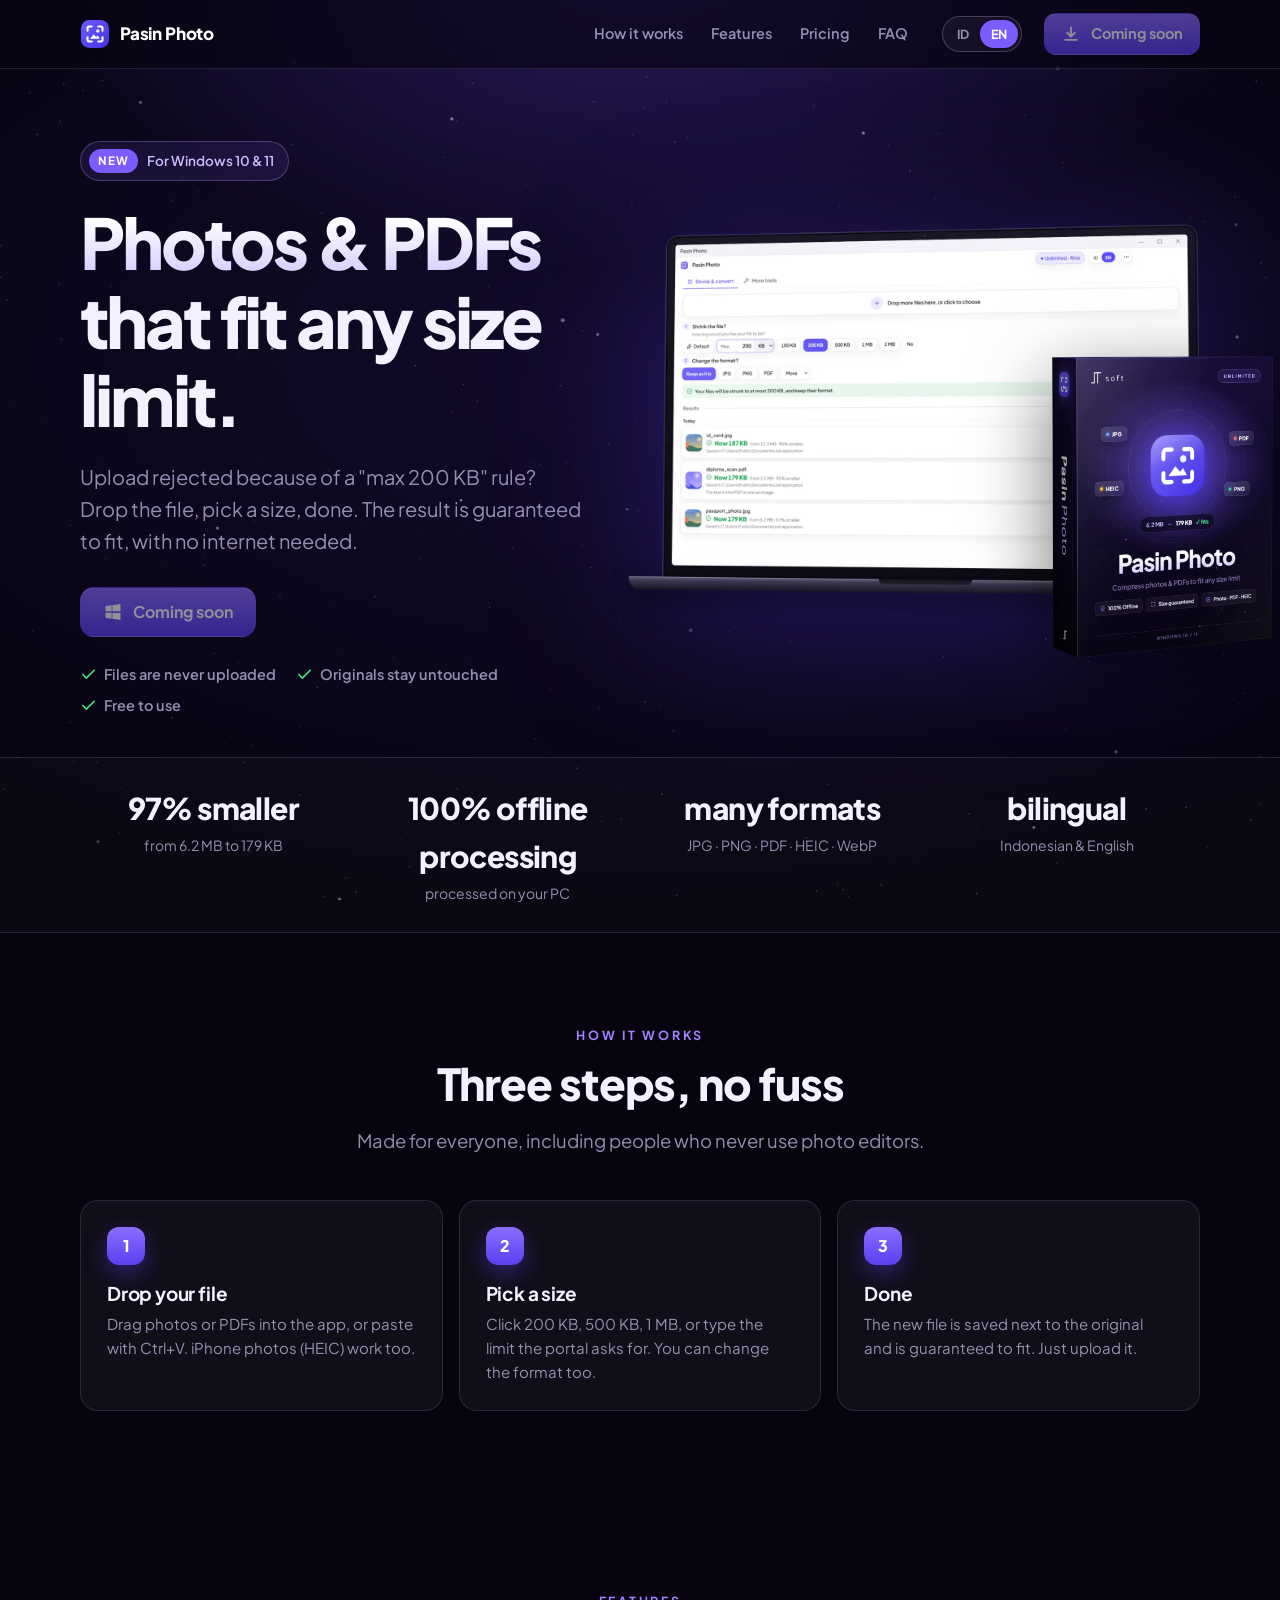
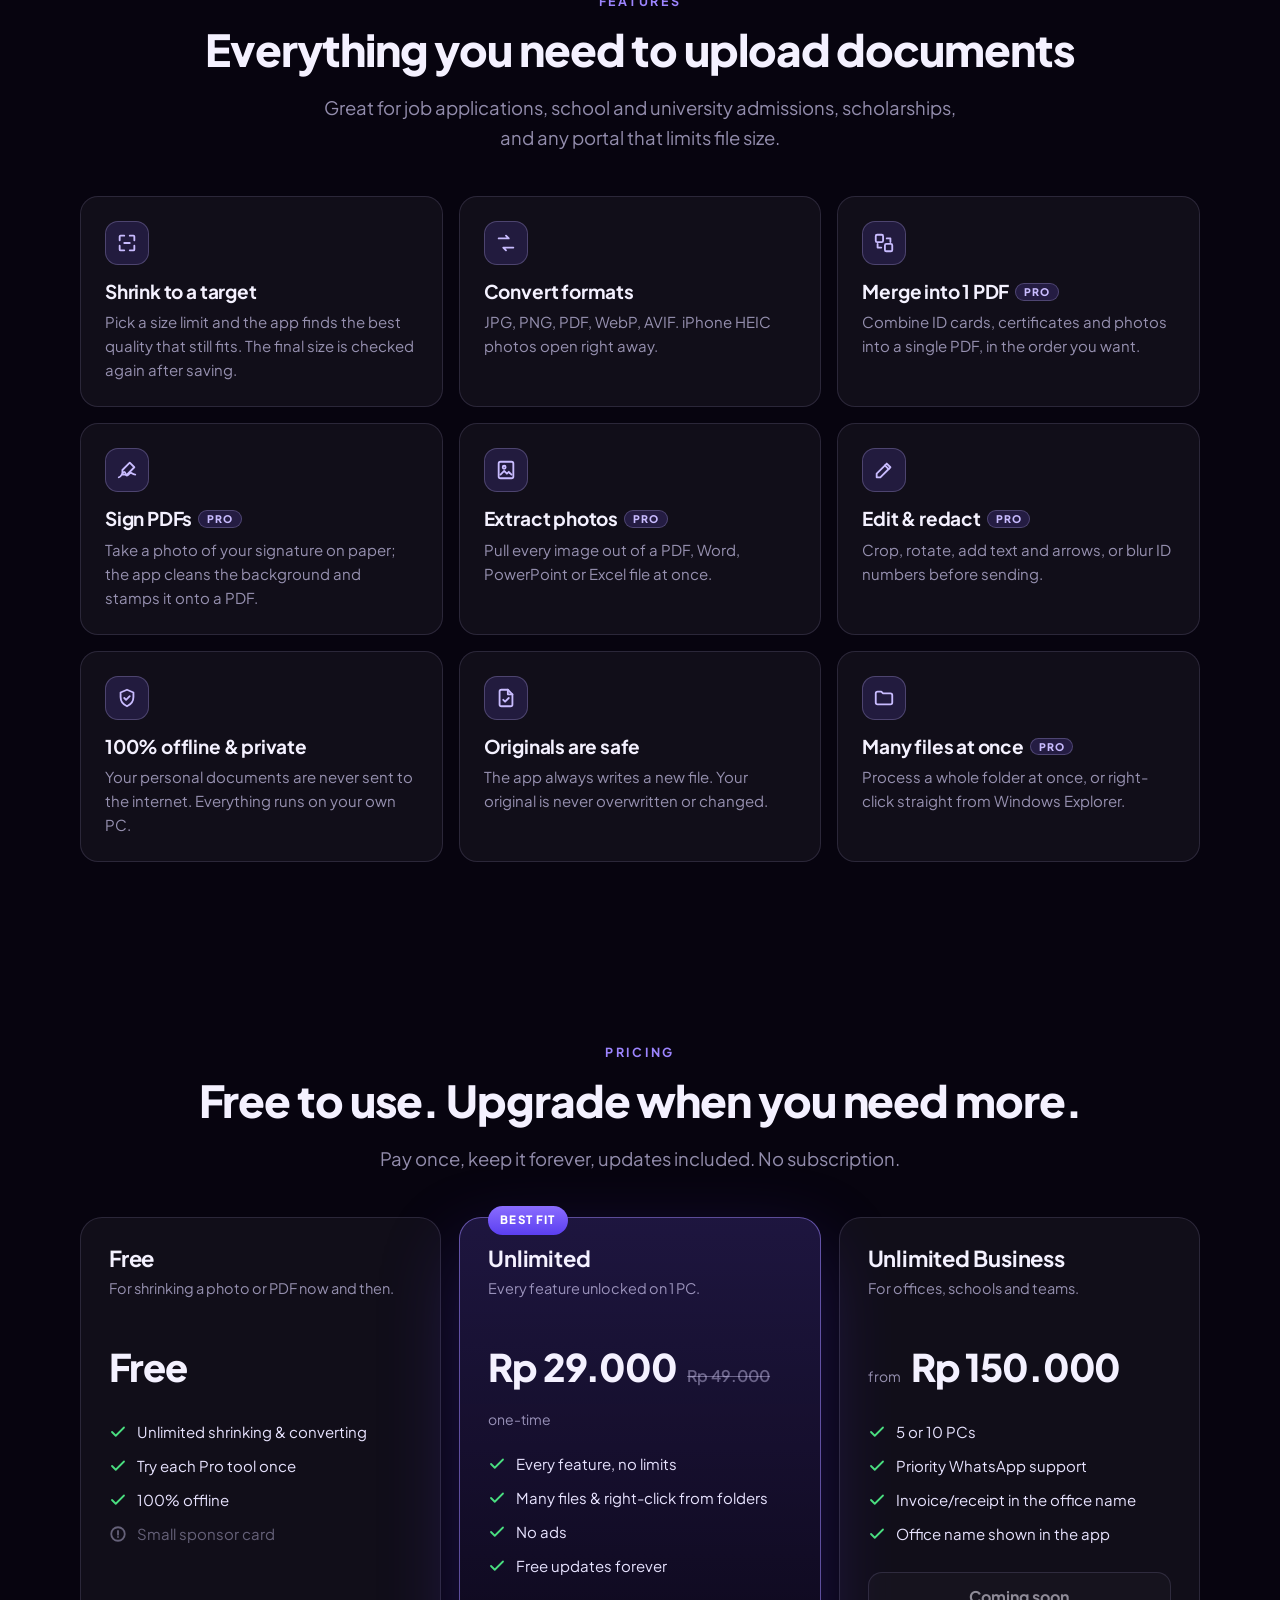
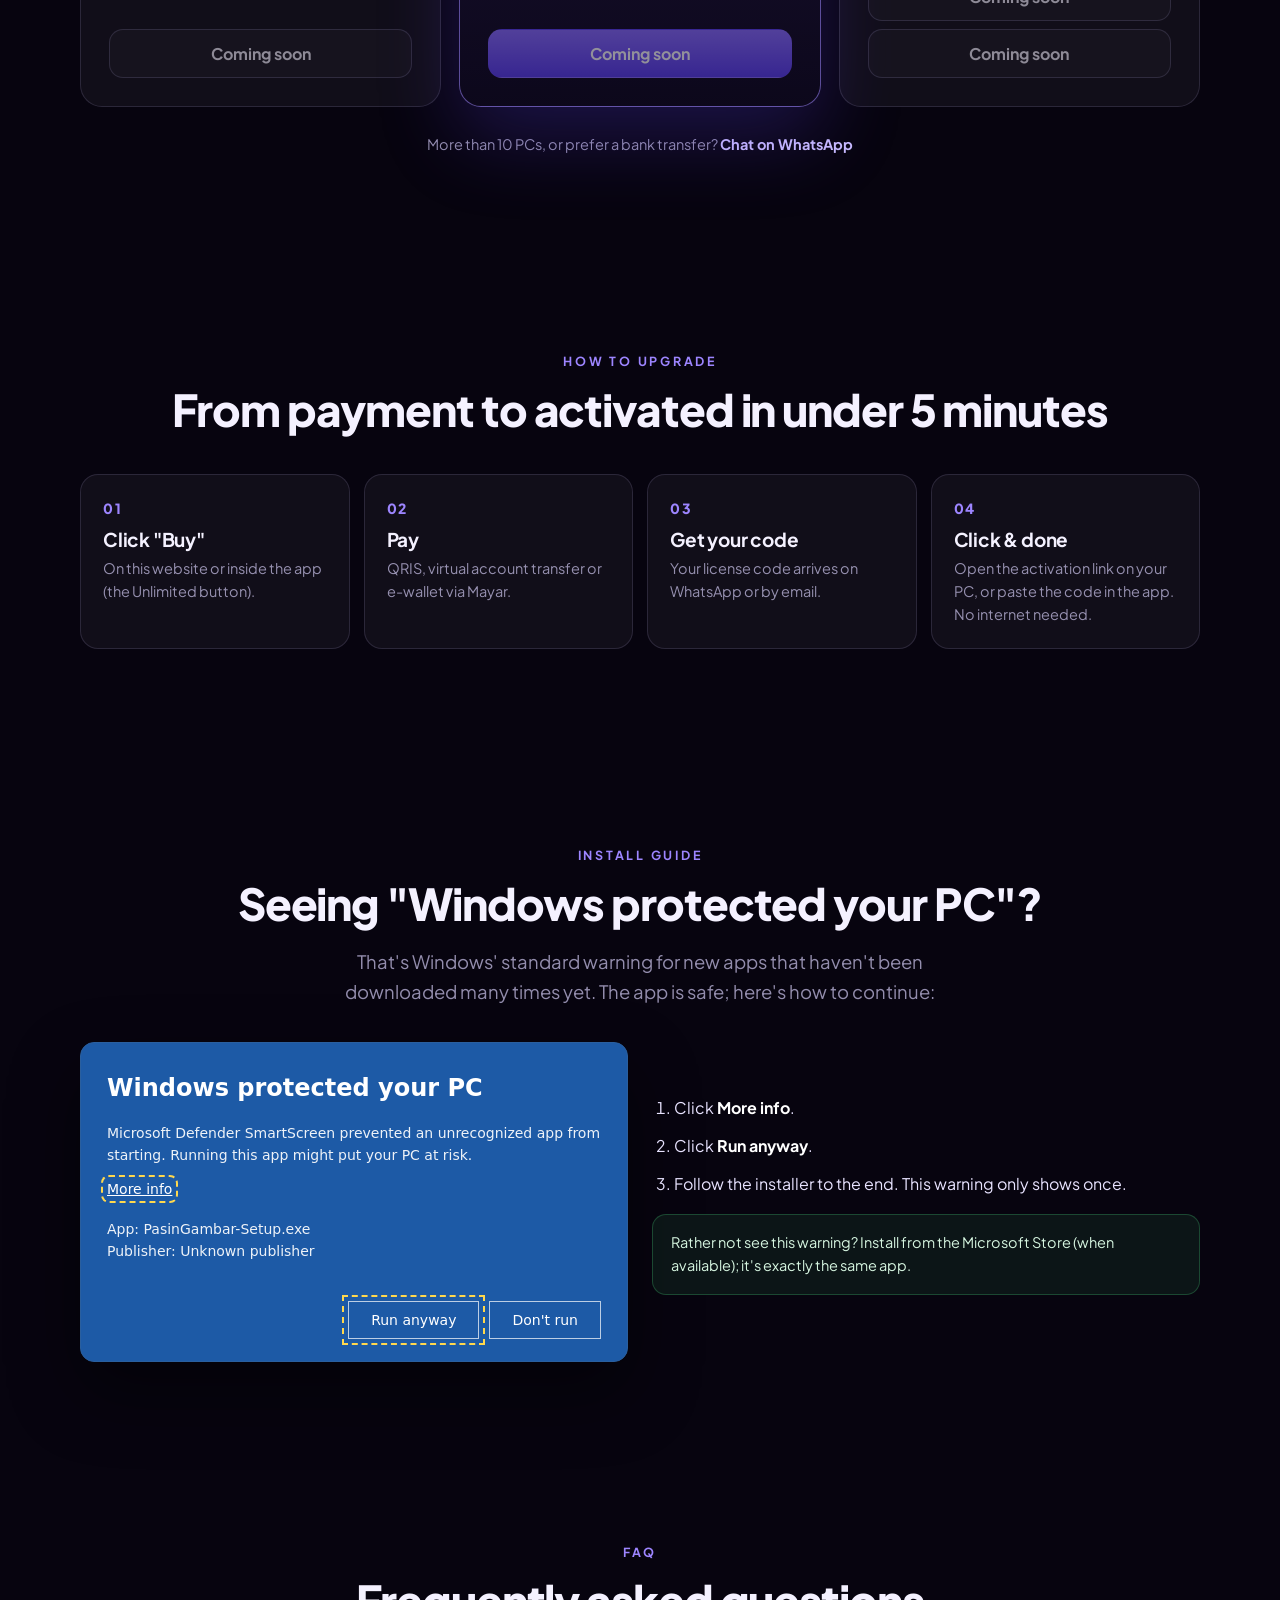
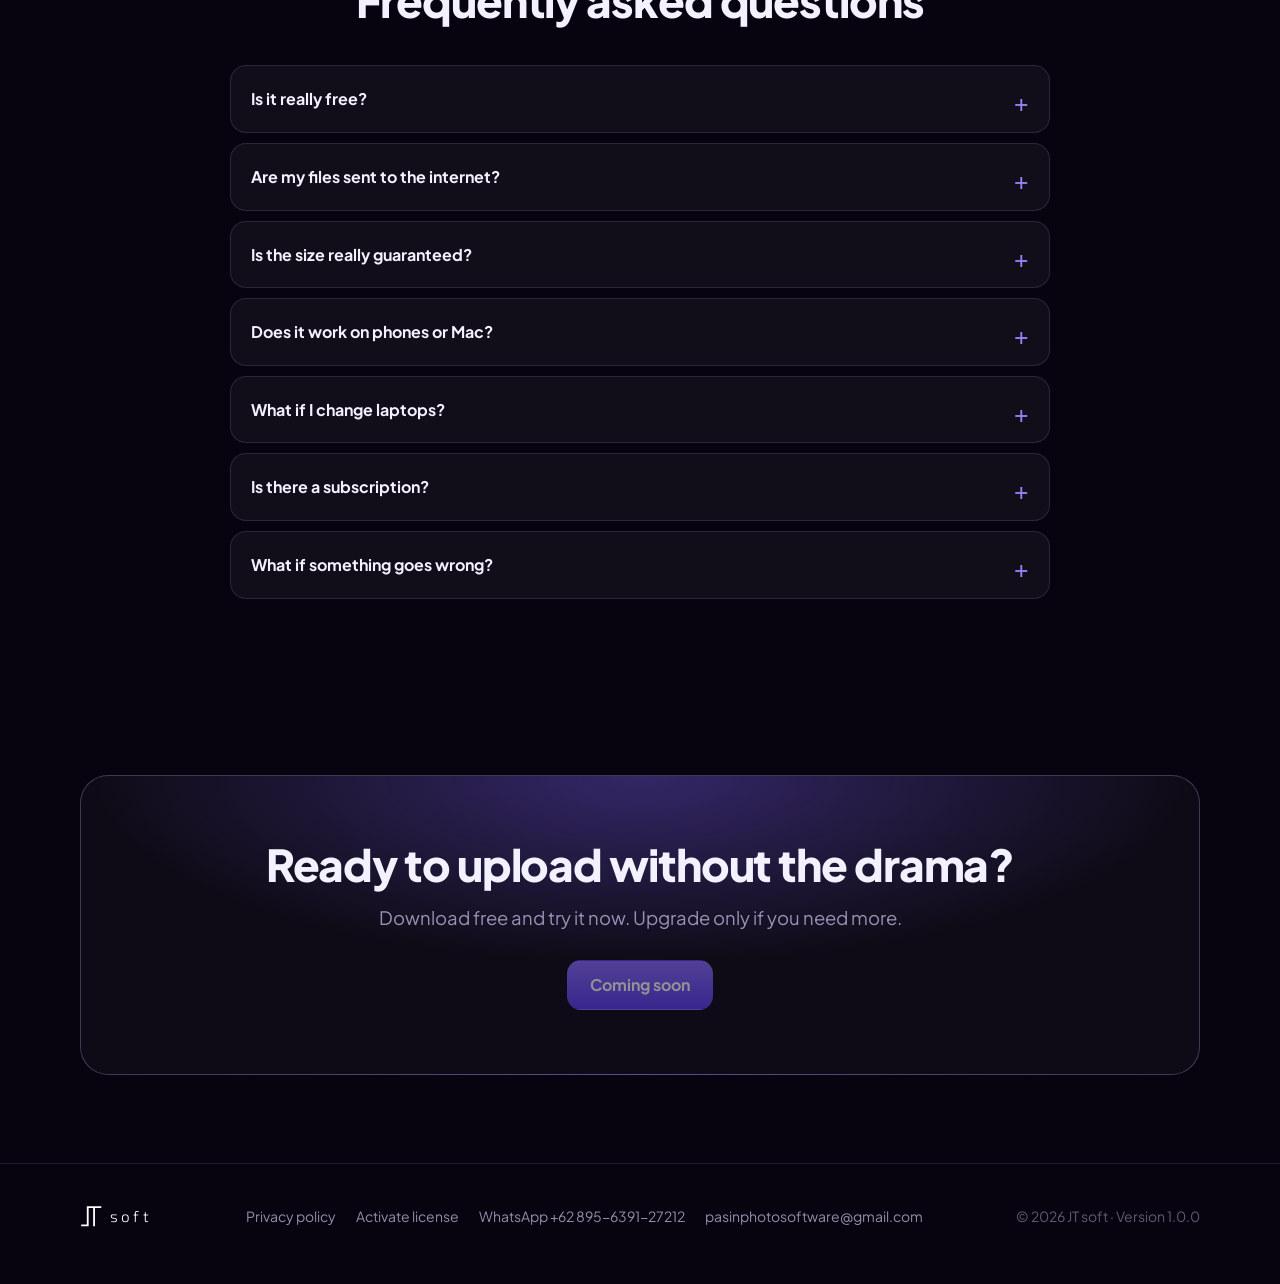
<file: index.html>
<!doctype html>
<html lang="id">
<head>
  <meta charset="utf-8" />
  <meta name="viewport" content="width=device-width, initial-scale=1" />
  <title data-title="meta.title">Pasin Gambar — Kompres foto &amp; PDF pas sesuai batas ukuran</title>
  <meta name="description" content="Aplikasi Windows untuk mengecilkan foto & PDF sampai pas dengan batas ukuran (misalnya 200 KB). 100% offline, file asli tidak diubah." />
  <meta name="theme-color" content="#07040f" />
  <meta property="og:type" content="website" />
  <meta property="og:title" content="Pasin Gambar — Foto & PDF pas sesuai batas ukuran" />
  <meta property="og:description" content="Kompres foto & PDF sampai pas dengan batas upload. 100% offline. Windows 10 & 11." />
  <meta property="og:image" content="assets/img/og-id.jpg" />
  <meta name="twitter:card" content="summary_large_image" />
  <link rel="icon" href="assets/img/logo.svg" type="image/svg+xml" />
  <link rel="apple-touch-icon" href="assets/img/apple-touch-icon.png" />
  <link rel="preconnect" href="https://fonts.googleapis.com" />
  <link rel="preconnect" href="https://fonts.gstatic.com" crossorigin />
  <link rel="stylesheet" href="https://fonts.googleapis.com/css2?family=Plus+Jakarta+Sans:wght@400;500;600;700;800&family=Exo+2:wght@300&display=swap" />
  <link rel="stylesheet" href="assets/site.css" />
</head>
<body data-page="home">
  <canvas id="stars" aria-hidden="true"></canvas>

  <header class="nav">
    <div class="wrap">
      <a class="brand" href="#top"><img src="assets/img/logo.svg" alt="" width="30" height="30" /><span data-i18n="brand">Pasin Gambar</span></a>
      <nav class="nav-links" aria-label="Menu">
        <a href="#cara" data-i18n="nav.how">Cara kerja</a>
        <a href="#fitur" data-i18n="nav.features">Fitur</a>
        <a href="#harga" data-i18n="nav.pricing">Harga</a>
        <a href="#faq" data-i18n="nav.faq">FAQ</a>
      </nav>
      <div class="lang" role="group" aria-label="Bahasa / Language">
        <button type="button" data-lang="id" aria-pressed="true">ID</button>
        <button type="button" data-lang="en" aria-pressed="false">EN</button>
      </div>
      <a class="btn btn-primary" data-link="download">
        <svg viewBox="0 0 24 24" fill="none" stroke="currentColor" stroke-width="2.2" stroke-linecap="round" stroke-linejoin="round"><path d="M12 4v11m0 0-4.5-4.5M12 15l4.5-4.5M5 19h14"/></svg>
        <span data-label><span data-i18n="nav.download">Download</span></span>
      </a>
    </div>
  </header>

  <main id="top">
    <!-- HERO -->
    <section class="hero">
      <div class="wrap hero-grid">
        <div>
          <div class="pill"><b>NEW</b><span data-i18n="hero.pill">Untuk Windows 10 &amp; 11</span></div>
          <h1><span class="grad" data-i18n="hero.title1">Foto &amp; PDF</span><br /><span data-i18n="hero.title2">pas sesuai batas ukuran.</span></h1>
          <p class="lead" data-i18n="hero.lead">Upload ditolak karena "file maksimal 200 KB"? Taruh filenya, pilih ukuran, selesai.</p>
          <div class="cta">
            <a class="btn btn-primary" data-link="download">
              <svg viewBox="0 0 24 24" fill="currentColor"><path d="M3 5.1 10.4 4v7.1H3zm0 13.8 7.4 1.1v-7H3zm8.3 1.2L21 21.5v-8.4h-9.7zm0-16.2v7.2H21V2.5z"/></svg>
              <span data-label data-i18n="cta.download">Download gratis</span>
            </a>
            <a class="btn btn-ghost" data-link="store">
              <svg viewBox="0 0 24 24" fill="none" stroke="currentColor" stroke-width="2" stroke-linecap="round" stroke-linejoin="round"><path d="M4 8h16l-1.2 11a2 2 0 0 1-2 1.8H7.2a2 2 0 0 1-2-1.8z"/><path d="M9 8V6a3 3 0 0 1 6 0v2"/></svg>
              <span data-label data-i18n="cta.store">Microsoft Store</span>
            </a>
          </div>
          <div class="trust">
            <span><svg viewBox="0 0 24 24"><path d="M20 6 9 17l-5-5"/></svg><span data-i18n="trust.offline">File tidak pernah diunggah</span></span>
            <span><svg viewBox="0 0 24 24"><path d="M20 6 9 17l-5-5"/></svg><span data-i18n="trust.original">File asli tidak diubah</span></span>
            <span><svg viewBox="0 0 24 24"><path d="M20 6 9 17l-5-5"/></svg><span data-i18n="trust.free">Gratis untuk dipakai</span></span>
          </div>
        </div>
        <div class="hero-art">
          <img class="laptop" src="assets/img/laptop-id.webp" data-src-id="assets/img/laptop-id.webp" data-src-en="assets/img/laptop-en.webp" alt="Pasin Gambar" data-i18n-alt="brand" width="1600" height="1008" />
          <img class="box" src="assets/img/box-id.webp" data-src-id="assets/img/box-id.webp" data-src-en="assets/img/box-en.webp" alt="" width="760" height="1038" />
        </div>
      </div>
    </section>

    <!-- PROOF STRIP -->
    <div class="strip">
      <div class="wrap">
        <div><b data-i18n="strip.1b">hemat 97%</b><span data-i18n="strip.1">dari 6,2 MB jadi 179 KB</span></div>
        <div><b data-i18n="strip.2b">100% offline</b><span data-i18n="strip.2">diproses di komputer Anda</span></div>
        <div><b data-i18n="strip.3b">banyak format</b><span data-i18n="strip.3">JPG · PNG · PDF · HEIC · WebP</span></div>
        <div><b data-i18n="strip.4b">dwibahasa</b><span data-i18n="strip.4">Bahasa Indonesia &amp; Inggris</span></div>
      </div>
    </div>

    <!-- HOW -->
    <section id="cara">
      <div class="wrap center">
        <span class="eyebrow" data-i18n="how.eyebrow">Cara kerja</span>
        <h2 data-i18n="how.title">Tiga langkah, tanpa ribet</h2>
        <p class="lead" data-i18n="how.lead"></p>
        <div class="steps" style="text-align:left">
          <div class="step"><div class="n">1</div><h3 data-i18n="how.1t"></h3><p data-i18n="how.1p"></p></div>
          <div class="step"><div class="n">2</div><h3 data-i18n="how.2t"></h3><p data-i18n="how.2p"></p></div>
          <div class="step"><div class="n">3</div><h3 data-i18n="how.3t"></h3><p data-i18n="how.3p"></p></div>
        </div>
      </div>
    </section>

    <!-- FEATURES -->
    <section id="fitur">
      <div class="wrap center">
        <span class="eyebrow" data-i18n="feat.eyebrow">Fitur</span>
        <h2 data-i18n="feat.title"></h2>
        <p class="lead" data-i18n="feat.lead"></p>
        <div class="features" style="text-align:left">
          <div class="feature"><div class="ic"><svg viewBox="0 0 24 24"><path d="M4 9V5a1 1 0 0 1 1-1h4M15 4h4a1 1 0 0 1 1 1v4M20 15v4a1 1 0 0 1-1 1h-4M9 20H5a1 1 0 0 1-1-1v-4"/><path d="M9 12h6"/></svg></div><h3 data-i18n="feat.1t"></h3><p data-i18n="feat.1p"></p></div>
          <div class="feature"><div class="ic"><svg viewBox="0 0 24 24"><path d="M4 7h11l-3-3M20 17H9l3 3"/></svg></div><h3 data-i18n="feat.2t"></h3><p data-i18n="feat.2p"></p></div>
          <div class="feature"><div class="ic"><svg viewBox="0 0 24 24"><rect x="3" y="3" width="8" height="8" rx="1.5"/><rect x="13" y="13" width="8" height="8" rx="1.5"/><path d="M15 7h4v4M9 17H5v-4"/></svg></div><h3><span data-i18n="feat.3t"></span><span class="tag">PRO</span></h3><p data-i18n="feat.3p"></p></div>
          <div class="feature"><div class="ic"><svg viewBox="0 0 24 24"><path d="M3 20c3 0 4-6 6-6s1 4 3 4 3-3 4-3 2 2 5 2"/><path d="M15 4l5 5-8 8H7v-5z"/></svg></div><h3><span data-i18n="feat.4t"></span><span class="tag">PRO</span></h3><p data-i18n="feat.4p"></p></div>
          <div class="feature"><div class="ic"><svg viewBox="0 0 24 24"><rect x="4" y="3" width="16" height="18" rx="2"/><circle cx="10" cy="9" r="1.6"/><path d="M6 17l4-4 3 3 2-2 3 3"/></svg></div><h3><span data-i18n="feat.5t"></span><span class="tag">PRO</span></h3><p data-i18n="feat.5p"></p></div>
          <div class="feature"><div class="ic"><svg viewBox="0 0 24 24"><path d="M4 20h4L19 9l-4-4L4 16z"/><path d="M13 7l4 4"/></svg></div><h3><span data-i18n="feat.6t"></span><span class="tag">PRO</span></h3><p data-i18n="feat.6p"></p></div>
          <div class="feature"><div class="ic"><svg viewBox="0 0 24 24"><path d="M12 3l7 3v5c0 4.5-3 8.3-7 10-4-1.7-7-5.5-7-10V6z"/><path d="M9 12l2 2 4-4"/></svg></div><h3 data-i18n="feat.7t"></h3><p data-i18n="feat.7p"></p></div>
          <div class="feature"><div class="ic"><svg viewBox="0 0 24 24"><path d="M14 3H7a2 2 0 0 0-2 2v14a2 2 0 0 0 2 2h10a2 2 0 0 0 2-2V8z"/><path d="M14 3v5h5M9 14l2 2 4-4"/></svg></div><h3 data-i18n="feat.8t"></h3><p data-i18n="feat.8p"></p></div>
          <div class="feature"><div class="ic"><svg viewBox="0 0 24 24"><path d="M3 7a2 2 0 0 1 2-2h4l2 2h8a2 2 0 0 1 2 2v8a2 2 0 0 1-2 2H5a2 2 0 0 1-2-2z"/></svg></div><h3><span data-i18n="feat.9t"></span><span class="tag">PRO</span></h3><p data-i18n="feat.9p"></p></div>
        </div>
      </div>
    </section>

    <!-- PRICING -->
    <section id="harga">
      <div class="wrap center">
        <span class="eyebrow" data-i18n="price.eyebrow">Harga</span>
        <h2 data-i18n="price.title"></h2>
        <p class="lead" data-i18n="price.lead"></p>
        <div class="plans" style="text-align:left">
          <div class="plan">
            <h3 data-i18n="plan.hemat">Hemat</h3>
            <p class="for" data-i18n="plan.hematFor"></p>
            <div class="price"><b data-i18n="plan.free">Gratis</b></div>
            <ul>
              <li><svg viewBox="0 0 24 24"><path d="M20 6 9 17l-5-5"/></svg><span data-i18n="li.compress"></span></li>
              <li><svg viewBox="0 0 24 24"><path d="M20 6 9 17l-5-5"/></svg><span data-i18n="li.try"></span></li>
              <li><svg viewBox="0 0 24 24"><path d="M20 6 9 17l-5-5"/></svg><span data-i18n="li.offline"></span></li>
              <li class="off"><svg viewBox="0 0 24 24"><path d="M12 8v5M12 16h.01"/><circle cx="12" cy="12" r="9"/></svg><span data-i18n="li.ads"></span></li>
            </ul>
            <a class="btn btn-ghost" data-link="download"><span data-label data-i18n="btn.download">Download gratis</span></a>
          </div>
          <div class="plan featured">
            <span class="badge" data-i18n="plan.popular">Paling pas</span>
            <h3 data-i18n="plan.unl">Unlimited</h3>
            <p class="for" data-i18n="plan.unlFor"></p>
            <div class="price"><b data-price="unlimited">Rp 29.000</b><s data-price="unlimitedFull" data-if-earlybird>Rp 49.000</s><small data-i18n="plan.once">sekali bayar</small></div>
            <ul>
              <li><svg viewBox="0 0 24 24"><path d="M20 6 9 17l-5-5"/></svg><span data-i18n="li.all"></span></li>
              <li><svg viewBox="0 0 24 24"><path d="M20 6 9 17l-5-5"/></svg><span data-i18n="li.batch"></span></li>
              <li><svg viewBox="0 0 24 24"><path d="M20 6 9 17l-5-5"/></svg><span data-i18n="li.noads"></span></li>
              <li><svg viewBox="0 0 24 24"><path d="M20 6 9 17l-5-5"/></svg><span data-i18n="li.updates"></span></li>
            </ul>
            <a class="btn btn-primary" data-link="mayar-unlimited"><span data-label data-i18n="btn.buy">Beli Unlimited</span></a>
          </div>
          <div class="plan">
            <h3 data-i18n="plan.bis">Unlimited Bisnis</h3>
            <p class="for" data-i18n="plan.bisFor"></p>
            <div class="price"><small data-i18n="plan.from">mulai</small><b data-price="bisnis5">Rp 150.000</b></div>
            <ul>
              <li><svg viewBox="0 0 24 24"><path d="M20 6 9 17l-5-5"/></svg><span data-i18n="li.seats"></span></li>
              <li><svg viewBox="0 0 24 24"><path d="M20 6 9 17l-5-5"/></svg><span data-i18n="li.priority"></span></li>
              <li><svg viewBox="0 0 24 24"><path d="M20 6 9 17l-5-5"/></svg><span data-i18n="li.invoice"></span></li>
              <li><svg viewBox="0 0 24 24"><path d="M20 6 9 17l-5-5"/></svg><span data-i18n="li.org"></span></li>
            </ul>
            <div class="alt">
              <a class="btn btn-ghost" data-link="mayar-bisnis5"><span data-label><span data-i18n="btn.bis5">Bisnis 5 komputer</span> · <span data-price="bisnis5"></span></span></a>
              <a class="btn btn-ghost" data-link="mayar-bisnis10"><span data-label><span data-i18n="btn.bis10">Bisnis 10 komputer</span> · <span data-price="bisnis10"></span></span></a>
            </div>
          </div>
        </div>
        <p class="note" data-if-wa><span data-i18n="price.note"></span> <a data-link="wa" target="_blank" rel="noopener" data-i18n="price.noteWa">Chat WhatsApp</a></p>
      </div>
    </section>

    <!-- BUY FLOW -->
    <section id="beli">
      <div class="wrap center">
        <span class="eyebrow" data-i18n="buy.eyebrow"></span>
        <h2 data-i18n="buy.title"></h2>
        <ol class="flow" style="text-align:left">
          <li><h3 data-i18n="buy.1t"></h3><p data-i18n="buy.1p"></p></li>
          <li><h3 data-i18n="buy.2t"></h3><p data-i18n="buy.2p"></p></li>
          <li><h3 data-i18n="buy.3t"></h3><p data-i18n="buy.3p"></p></li>
          <li><h3 data-i18n="buy.4t"></h3><p data-i18n="buy.4p"></p></li>
        </ol>
      </div>
    </section>

    <!-- SMARTSCREEN -->
    <section id="install">
      <div class="wrap">
        <div class="center">
          <span class="eyebrow" data-i18n="ss.eyebrow"></span>
          <h2 data-i18n="ss.title"></h2>
          <p class="lead" data-i18n="ss.lead"></p>
        </div>
        <div class="guide">
          <div class="ss" aria-hidden="true">
            <div class="top">
              <h4>Windows protected your PC</h4>
              <p>Microsoft Defender SmartScreen prevented an unrecognized app from starting. Running this app might put your PC at risk.</p>
              <span class="more">More info</span>
              <p style="margin-top:16px">App: PasinGambar-Setup.exe<br />Publisher: Unknown publisher</p>
            </div>
            <div class="bar"><span class="run">Run anyway</span><span>Don't run</span></div>
          </div>
          <div>
            <ol>
              <li data-i18n-html="ss.1"></li>
              <li data-i18n-html="ss.2"></li>
              <li data-i18n="ss.3"></li>
            </ol>
            <p class="tip" data-i18n="ss.tip"></p>
          </div>
        </div>
      </div>
    </section>

    <!-- FAQ -->
    <section id="faq">
      <div class="wrap center">
        <span class="eyebrow" data-i18n="faq.eyebrow">FAQ</span>
        <h2 data-i18n="faq.title"></h2>
        <div class="faq" style="text-align:left">
          <details><summary data-i18n="faq.1q"></summary><p data-i18n="faq.1a"></p></details>
          <details><summary data-i18n="faq.2q"></summary><p data-i18n="faq.2a"></p></details>
          <details><summary data-i18n="faq.3q"></summary><p data-i18n="faq.3a"></p></details>
          <details><summary data-i18n="faq.4q"></summary><p data-i18n="faq.4a"></p></details>
          <details><summary data-i18n="faq.5q"></summary><p data-i18n="faq.5a"></p></details>
          <details><summary data-i18n="faq.6q"></summary><p data-i18n="faq.6a"></p></details>
          <details><summary data-i18n="faq.7q"></summary><p data-i18n="faq.7a"></p></details>
        </div>
      </div>
    </section>

    <!-- FINAL CTA -->
    <section class="final">
      <div class="wrap">
        <div class="card">
          <h2 data-i18n="final.title"></h2>
          <p class="lead" style="margin:14px auto 0" data-i18n="final.lead"></p>
          <div class="cta">
            <a class="btn btn-primary" data-link="download"><span data-label data-i18n="cta.download">Download gratis</span></a>
            <a class="btn btn-ghost" data-link="store"><span data-label data-i18n="cta.store">Microsoft Store</span></a>
          </div>
        </div>
      </div>
    </section>
  </main>

  <footer>
    <div class="wrap">
      <div class="jt" aria-label="JT soft"><svg viewBox="4 4 32 32"><path d="M15 7H33M15 7V33H7M24 7V33"/></svg><span>soft</span></div>
      <nav>
        <a href="privacy.html" data-i18n="foot.privacy">Kebijakan privasi</a>
        <a href="activate.html" data-i18n="foot.activate">Aktivasi lisensi</a>
        <a data-link="wa" data-wa-label target="_blank" rel="noopener">WhatsApp</a>
        <a data-link="email"></a>
      </nav>
      <div>© <span data-year>2026</span> JT soft · <span data-i18n="foot.version">Versi</span> <span data-version></span></div>
    </div>
  </footer>

  <script src="assets/config.js"></script>
  <script src="assets/site.js"></script>
</body>
</html>
</file>
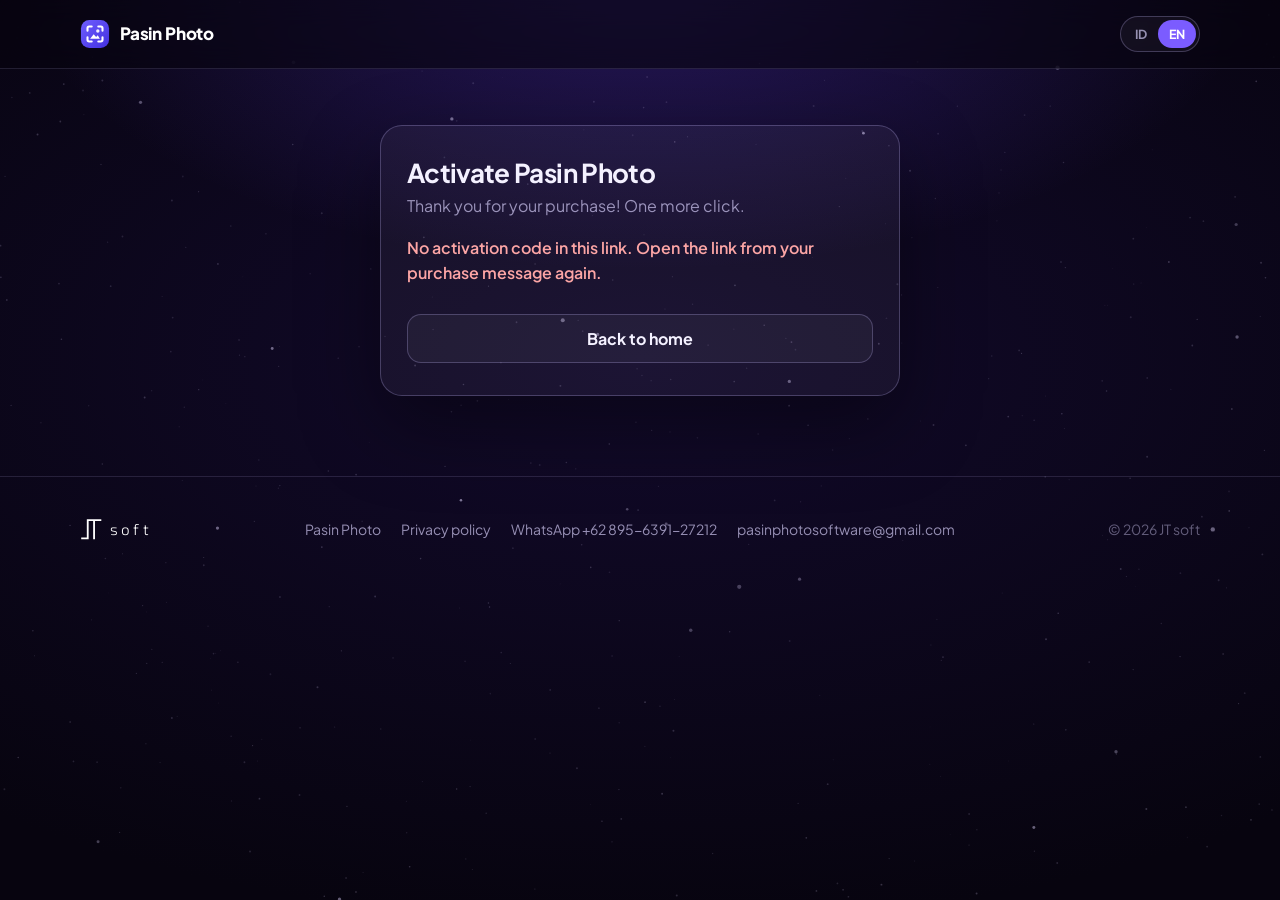
<file: activate.html>
<!doctype html>
<html lang="id">
<head>
  <meta charset="utf-8" />
  <meta name="viewport" content="width=device-width, initial-scale=1" />
  <!-- The license key travels in the URL fragment (#k=...), which browsers never send to any server. -->
  <meta name="referrer" content="no-referrer" />
  <meta name="robots" content="noindex" />
  <title data-title="ac.title">Aktifkan Pasin Gambar</title>
  <meta name="theme-color" content="#07040f" />
  <link rel="icon" href="assets/img/logo.svg" type="image/svg+xml" />
  <link rel="preconnect" href="https://fonts.googleapis.com" />
  <link rel="preconnect" href="https://fonts.gstatic.com" crossorigin />
  <link rel="stylesheet" href="https://fonts.googleapis.com/css2?family=Plus+Jakarta+Sans:wght@400;500;600;700;800&family=Exo+2:wght@300&display=swap" />
  <link rel="stylesheet" href="assets/site.css" />
</head>
<body data-page="activate">
  <canvas id="stars" aria-hidden="true"></canvas>
  <header class="nav">
    <div class="wrap">
      <a class="brand" href="index.html"><img src="assets/img/logo.svg" alt="" width="30" height="30" /><span data-i18n="brand">Pasin Gambar</span></a>
      <div class="lang" role="group" aria-label="Bahasa / Language" style="margin-left:auto">
        <button type="button" data-lang="id" aria-pressed="true">ID</button>
        <button type="button" data-lang="en" aria-pressed="false">EN</button>
      </div>
    </div>
  </header>
  <main class="page">
    <div class="wrap">
      <div class="panel">
        <h1 data-i18n="ac.title">Aktifkan Pasin Gambar</h1>
        <p style="color:var(--muted);margin:0" data-i18n="ac.lead"></p>
        <div id="ok">
          <a id="open" class="btn btn-primary" data-i18n="ac.open">Buka aplikasi &amp; aktifkan</a>
          <button id="copy" type="button" class="btn btn-ghost" data-i18n="ac.copy">Salin kode</button>
          <code id="key"></code>
          <ol>
            <li data-i18n="ac.s1"></li>
            <li data-i18n="ac.s2"></li>
            <li data-i18n="ac.s3"></li>
          </ol>
        </div>
        <div id="missing" hidden>
          <p class="error" data-i18n="ac.missing"></p>
          <a class="btn btn-ghost" href="index.html" data-i18n="ac.back">Kembali ke beranda</a>
        </div>
      </div>
    </div>
  </main>
  <footer>
    <div class="wrap">
      <div class="jt" aria-label="JT soft"><svg viewBox="4 4 32 32"><path d="M15 7H33M15 7V33H7M24 7V33"/></svg><span>soft</span></div>
      <nav><a href="index.html" data-i18n="brand">Pasin Gambar</a><a href="privacy.html" data-i18n="foot.privacy">Kebijakan privasi</a><a data-link="wa" data-wa-label target="_blank" rel="noopener">WhatsApp</a><a data-link="email"></a></nav>
      <div>&copy; <span data-year>2026</span> JT soft</div>
    </div>
  </footer>
  <script src="assets/config.js"></script>
  <script src="assets/site.js"></script>
  <script>
    ;(function () {
      'use strict'
      var site = window.__site
      // Only key-shaped text from the fragment is accepted.
      function keyFromHash() {
        var params = new URLSearchParams(location.hash.replace(/^#/, ''))
        var k = (params.get('k') || '').replace(/\s/g, '')
        return /^[A-Za-z0-9]+1\.[A-Za-z0-9_-]+\.[A-Za-z0-9_-]+$/.test(k) && k.length <= 4096 ? k : ''
      }
      var key = keyFromHash()
      if (!key) {
        document.getElementById('ok').hidden = true
        document.getElementById('missing').hidden = false
        return
      }
      document.getElementById('key').textContent = key
      var open = document.getElementById('open')
      var scheme = (window.SITE || {}).protocol
      if (site.set(scheme)) open.href = scheme + '://activate?k=' + encodeURIComponent(key)
      else open.hidden = true // not configured yet: copy/paste still works
      var btn = document.getElementById('copy')
      btn.addEventListener('click', function () {
        function done() { btn.textContent = site.T[site.lang()]['ac.copied'] }
        function legacy() {
          var range = document.createRange()
          range.selectNodeContents(document.getElementById('key'))
          var sel = window.getSelection()
          sel.removeAllRanges(); sel.addRange(range)
          document.execCommand('copy'); done()
        }
        if (navigator.clipboard && navigator.clipboard.writeText) navigator.clipboard.writeText(key).then(done, legacy)
        else legacy()
      })
    })()
  </script>
</body>
</html>
</file>
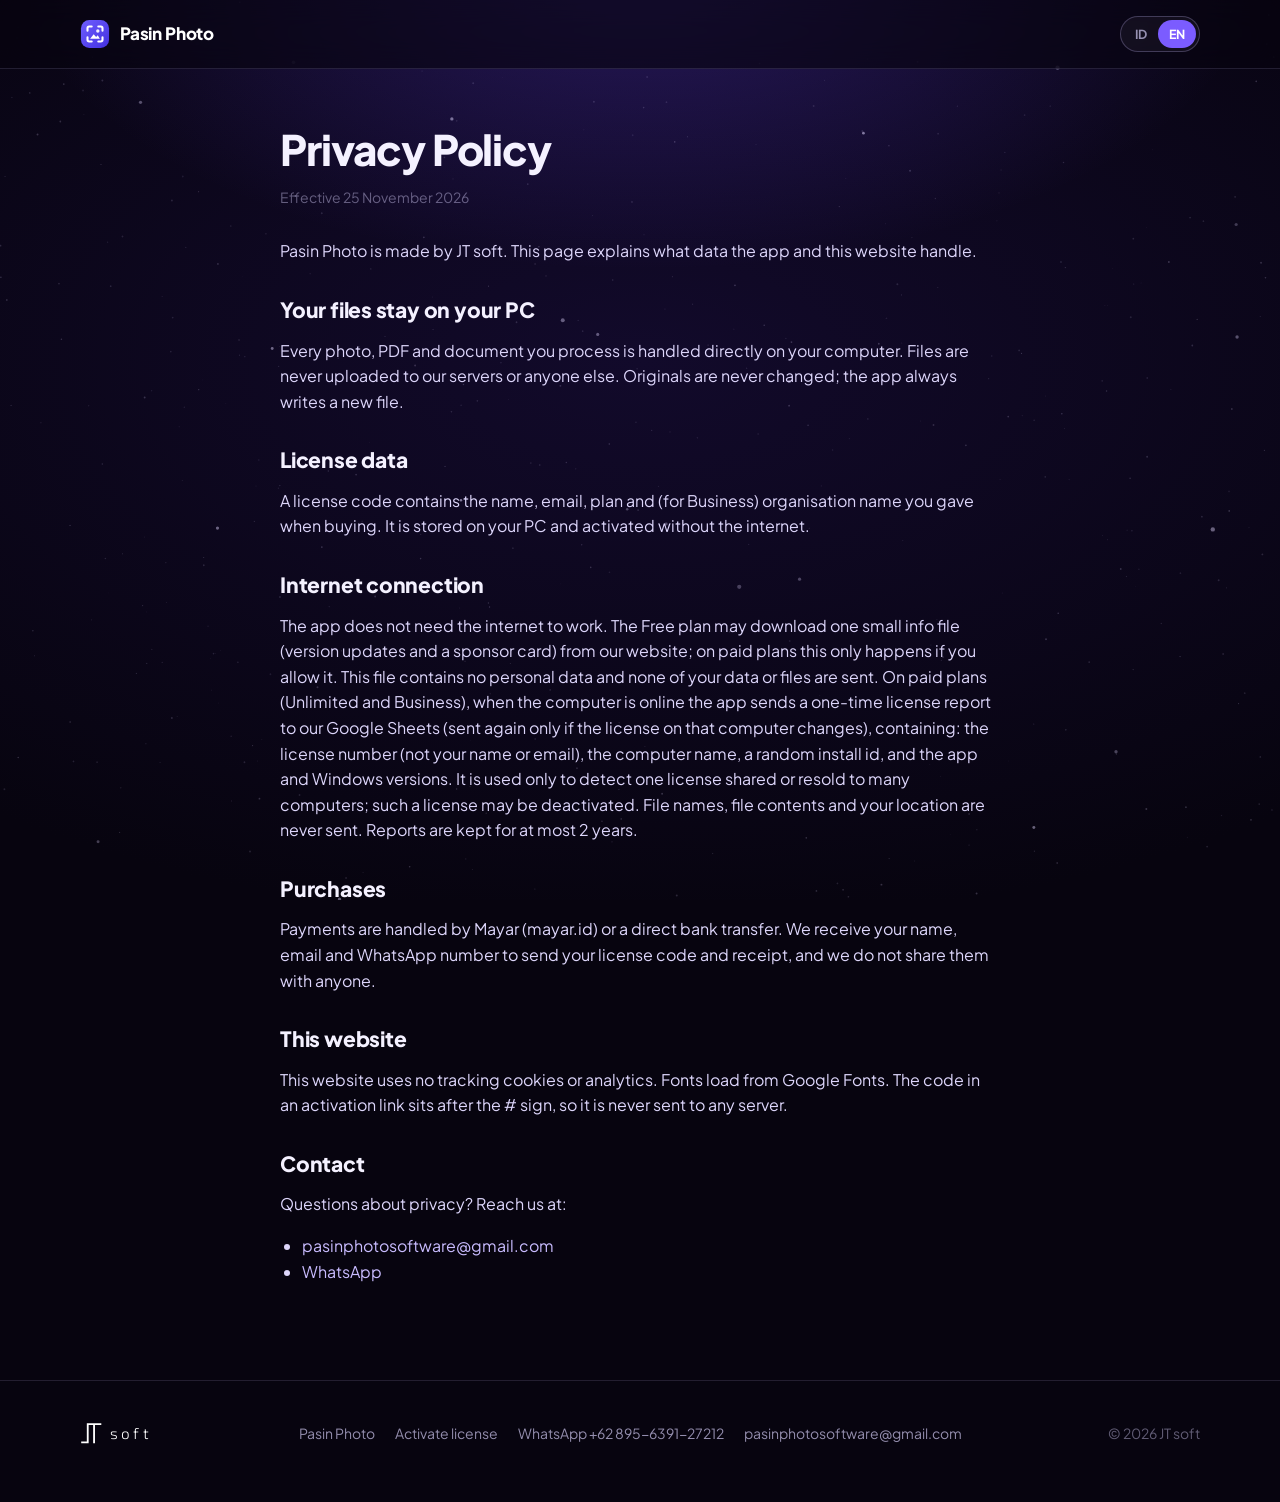
<file: privacy.html>
<!doctype html>
<html lang="id">
<head>
  <meta charset="utf-8" />
  <meta name="viewport" content="width=device-width, initial-scale=1" />
  <title data-title="pv.title">Kebijakan Privasi — Pasin Gambar</title>
  <meta name="description" content="Kebijakan privasi Pasin Gambar oleh JT soft." />
  <meta name="theme-color" content="#07040f" />
  <link rel="icon" href="assets/img/logo.svg" type="image/svg+xml" />
  <link rel="preconnect" href="https://fonts.googleapis.com" />
  <link rel="preconnect" href="https://fonts.gstatic.com" crossorigin />
  <link rel="stylesheet" href="https://fonts.googleapis.com/css2?family=Plus+Jakarta+Sans:wght@400;500;600;700;800&family=Exo+2:wght@300&display=swap" />
  <link rel="stylesheet" href="assets/site.css" />
</head>
<body data-page="privacy">
  <canvas id="stars" aria-hidden="true"></canvas>
  <header class="nav">
    <div class="wrap">
      <a class="brand" href="index.html"><img src="assets/img/logo.svg" alt="" width="30" height="30" /><span data-i18n="brand">Pasin Gambar</span></a>
      <div class="lang" role="group" aria-label="Bahasa / Language" style="margin-left:auto">
        <button type="button" data-lang="id" aria-pressed="true">ID</button>
        <button type="button" data-lang="en" aria-pressed="false">EN</button>
      </div>
    </div>
  </header>
  <main class="page">
    <article class="wrap doc">
      <h1 data-i18n="pv.title">Kebijakan Privasi</h1>
      <p class="date" data-i18n="pv.date"></p>
      <p data-i18n="pv.intro"></p>
      <h2 data-i18n="pv.h1"></h2><p data-i18n="pv.p1"></p>
      <h2 data-i18n="pv.h2"></h2><p data-i18n="pv.p2"></p>
      <h2 data-i18n="pv.h3"></h2><p data-i18n="pv.p3"></p>
      <h2 data-i18n="pv.h4"></h2><p data-i18n="pv.p4"></p>
      <h2 data-i18n="pv.h5"></h2><p data-i18n="pv.p5"></p>
      <h2 data-i18n="pv.h6"></h2>
      <p><span data-i18n="pv.p6"></span></p>
      <ul>
        <li><a data-link="email"></a></li>
        <li><a data-link="wa" target="_blank" rel="noopener">WhatsApp</a></li>
      </ul>
    </article>
  </main>
  <footer>
    <div class="wrap">
      <div class="jt" aria-label="JT soft"><svg viewBox="4 4 32 32"><path d="M15 7H33M15 7V33H7M24 7V33"/></svg><span>soft</span></div>
      <nav><a href="index.html" data-i18n="brand">Pasin Gambar</a><a href="activate.html" data-i18n="foot.activate">Aktivasi lisensi</a><a data-link="wa" data-wa-label target="_blank" rel="noopener">WhatsApp</a><a data-link="email"></a></nav>
      <div>© <span data-year>2026</span> JT soft</div>
    </div>
  </footer>
  <script src="assets/config.js"></script>
  <script src="assets/site.js"></script>
</body>
</html>
</file>
<file: assets/site.css>
/* Pasin Gambar website — JT soft. Self-contained except Google Fonts. */
:root {
  --bg: #07040f;
  --bg-2: #0d0720;
  --surface: rgba(255, 255, 255, 0.045);
  --surface-2: rgba(255, 255, 255, 0.075);
  --line: rgba(201, 188, 255, 0.14);
  --line-2: rgba(201, 188, 255, 0.26);
  --text: #f4f1ff;
  --muted: rgba(220, 212, 255, 0.66);
  --faint: rgba(220, 212, 255, 0.42);
  --violet: #7b5cff;
  --violet-hi: #9d85ff;
  --lilac: #c9bcff;
  --ok: #4ade80;
  --radius: 18px;
  --max: 1160px;
  --font: 'Plus Jakarta Sans', 'Segoe UI', system-ui, sans-serif;
}

* { box-sizing: border-box; }
html { scroll-behavior: smooth; -webkit-text-size-adjust: 100%; }
body {
  margin: 0; font-family: var(--font); color: var(--text); background: var(--bg); line-height: 1.6; font-size: 16px;
  -webkit-font-smoothing: antialiased; overflow-x: hidden;
}
body::before {
  content: ''; position: fixed; inset: 0; z-index: -2; pointer-events: none;
  background:
    radial-gradient(ellipse 70% 50% at 50% -5%, rgba(108, 70, 255, 0.30), transparent 70%),
    radial-gradient(ellipse 120% 90% at 50% 40%, #120a2b 0%, var(--bg) 70%);
}
#stars { position: fixed; inset: 0; z-index: -1; pointer-events: none; opacity: 0.9; }
img { max-width: 100%; height: auto; display: block; }
a { color: var(--lilac); text-decoration: none; }
a:hover { color: #fff; }
.wrap { width: 100%; max-width: var(--max); margin: 0 auto; padding: 0 20px; }
section { padding: 88px 0; }
.eyebrow { display: inline-block; font-size: 12.5px; font-weight: 700; letter-spacing: 0.22em; text-transform: uppercase; color: var(--violet-hi); margin-bottom: 14px; }
h1, h2, h3 { line-height: 1.12; letter-spacing: -0.025em; margin: 0; }
h2 { font-size: clamp(28px, 4.2vw, 44px); font-weight: 800; }
h3 { font-size: 19px; font-weight: 700; letter-spacing: -0.01em; }
.lead { color: var(--muted); font-size: clamp(16px, 1.6vw, 18.5px); max-width: 640px; }
.center { text-align: center; }
.center .lead { margin-left: auto; margin-right: auto; }
.grad { background: linear-gradient(180deg, #fff 25%, #cfc4ff 100%); -webkit-background-clip: text; background-clip: text; color: transparent; }

/* ---------- buttons ---------- */
.btn { display: inline-flex; align-items: center; justify-content: center; gap: 10px; padding: 14px 22px; border-radius: 14px; font: 700 16px/1.2 var(--font);
  border: 1px solid transparent; cursor: pointer; transition: transform 0.15s, box-shadow 0.15s, background 0.15s; white-space: nowrap; }
.btn svg { width: 20px; height: 20px; flex: none; }
.btn-primary { color: #fff; background: linear-gradient(180deg, #8a6dff, #5b3ff0); box-shadow: 0 10px 30px rgba(91, 63, 240, 0.45), inset 0 1px 0 rgba(255,255,255,0.25); }
.btn-primary:hover { color: #fff; transform: translateY(-1px); box-shadow: 0 14px 38px rgba(91, 63, 240, 0.6), inset 0 1px 0 rgba(255,255,255,0.25); }
.btn-ghost { color: var(--text); background: var(--surface); border-color: var(--line-2); }
.btn-ghost:hover { color: #fff; background: var(--surface-2); }
.btn[aria-disabled='true'] { opacity: 0.55; cursor: not-allowed; transform: none; box-shadow: none; pointer-events: none; }
.btn small { font-weight: 500; opacity: 0.8; font-size: 13px; }

/* ---------- nav ---------- */
.nav { position: sticky; top: 0; z-index: 50; backdrop-filter: blur(14px); -webkit-backdrop-filter: blur(14px);
  background: rgba(7, 4, 15, 0.62); border-bottom: 1px solid var(--line); }
.nav .wrap { display: flex; align-items: center; gap: 22px; height: 68px; }
.brand { display: flex; align-items: center; gap: 10px; color: #fff; font-weight: 800; font-size: 17px; letter-spacing: -0.01em; }
.brand img { width: 30px; height: 30px; }
.nav-links { display: flex; gap: 4px; margin-left: auto; }
.nav-links a { color: var(--muted); font-weight: 600; font-size: 14.5px; padding: 8px 12px; border-radius: 10px; }
.nav-links a:hover { color: #fff; background: var(--surface); }
.lang { display: flex; padding: 3px; border-radius: 999px; border: 1px solid var(--line-2); background: var(--surface); }
.lang button { border: 0; background: none; color: var(--muted); font: 700 12.5px var(--font); padding: 6px 11px; border-radius: 999px; cursor: pointer; }
.lang button[aria-pressed='true'] { background: var(--violet); color: #fff; }
.nav .btn { padding: 10px 16px; font-size: 14.5px; border-radius: 12px; }

/* ---------- JT soft mark ---------- */
.jt { display: inline-flex; align-items: center; gap: 0.4em; color: #fff; }
.jt svg { height: 1.25em; width: auto; }
.jt svg path { fill: none; stroke: currentColor; stroke-width: 2.6; stroke-linecap: square; }
.jt span { font-family: 'Exo 2', var(--font); font-weight: 300; letter-spacing: 0.22em; font-size: 0.85em; }

/* ---------- hero ---------- */
.hero { padding: 72px 0 40px; position: relative; }
.hero-grid { display: grid; grid-template-columns: 1fr; gap: 40px; align-items: center; }
.pill { display: inline-flex; align-items: center; gap: 9px; padding: 7px 14px 7px 8px; border-radius: 999px; font-size: 13.5px; font-weight: 600; color: var(--lilac);
  background: rgba(123, 92, 255, 0.12); border: 1px solid var(--line-2); margin-bottom: 22px; }
.pill b { background: var(--violet); color: #fff; padding: 3px 9px; border-radius: 999px; font-size: 11.5px; letter-spacing: 0.08em; }
.hero h1 { font-size: clamp(38px, 6.4vw, 70px); font-weight: 800; letter-spacing: -0.04em; }
.hero .lead { margin: 22px 0 30px; font-size: clamp(17px, 1.9vw, 20px); }
.cta { display: flex; flex-wrap: wrap; gap: 12px; }
.trust { display: flex; flex-wrap: wrap; gap: 8px 20px; margin-top: 26px; color: var(--muted); font-size: 14.5px; font-weight: 600; }
.trust span { display: inline-flex; align-items: center; gap: 7px; }
.trust svg { width: 17px; height: 17px; stroke: var(--ok); fill: none; stroke-width: 2.4; stroke-linecap: round; stroke-linejoin: round; }
.hero-art { position: relative; }
.hero-art .laptop { width: 100%; filter: drop-shadow(0 30px 80px rgba(90, 60, 240, 0.35)); }
.hero-art .box { position: absolute; right: -2%; bottom: -6%; width: 34%; filter: drop-shadow(0 24px 40px rgba(0,0,0,0.55)); }
@media (min-width: 980px) {
  .hero-grid { grid-template-columns: 0.92fr 1.08fr; gap: 28px; }
  .hero-art { margin-right: -60px; }
}

/* ---------- proof strip ---------- */
.strip { padding: 26px 0; border-top: 1px solid var(--line); border-bottom: 1px solid var(--line); background: rgba(255,255,255,0.02); }
.strip .wrap { display: grid; grid-template-columns: repeat(2, 1fr); gap: 18px; text-align: center; }
.strip b { display: block; font-size: clamp(22px, 3vw, 30px); font-weight: 800; letter-spacing: -0.02em; }
.strip span { color: var(--muted); font-size: 14px; }
@media (min-width: 760px) { .strip .wrap { grid-template-columns: repeat(4, 1fr); } }

/* ---------- steps ---------- */
.steps { display: grid; gap: 16px; margin-top: 44px; grid-template-columns: 1fr; }
@media (min-width: 820px) { .steps { grid-template-columns: repeat(3, 1fr); } }
.step { position: relative; padding: 26px; border-radius: var(--radius); background: var(--surface); border: 1px solid var(--line); }
.step .n { width: 38px; height: 38px; border-radius: 12px; display: grid; place-items: center; font-weight: 800; color: #fff; margin-bottom: 18px;
  background: linear-gradient(180deg, #8a6dff, #5b3ff0); box-shadow: 0 8px 22px rgba(91, 63, 240, 0.4); }
.step p { color: var(--muted); margin: 8px 0 0; font-size: 15px; }

/* ---------- features ---------- */
.features { display: grid; gap: 16px; margin-top: 44px; grid-template-columns: 1fr; }
@media (min-width: 640px) { .features { grid-template-columns: repeat(2, 1fr); } }
@media (min-width: 980px) { .features { grid-template-columns: repeat(3, 1fr); } }
.feature { padding: 24px; border-radius: var(--radius); background: var(--surface); border: 1px solid var(--line); transition: border-color 0.2s, background 0.2s; }
.feature:hover { border-color: var(--line-2); background: var(--surface-2); }
.feature .ic { width: 44px; height: 44px; border-radius: 13px; display: grid; place-items: center; margin-bottom: 16px;
  background: rgba(123, 92, 255, 0.16); border: 1px solid var(--line-2); }
.feature .ic svg { width: 22px; height: 22px; stroke: var(--lilac); fill: none; stroke-width: 2; stroke-linecap: round; stroke-linejoin: round; }
.feature p { color: var(--muted); margin: 8px 0 0; font-size: 15px; }
.tag { display: inline-block; margin-left: 6px; padding: 2px 8px; border-radius: 999px; font-size: 10.5px; font-weight: 800; letter-spacing: 0.08em; vertical-align: 3px;
  color: var(--lilac); background: rgba(123, 92, 255, 0.18); border: 1px solid var(--line-2); }

/* ---------- pricing ---------- */
.plans { display: grid; gap: 18px; margin-top: 44px; grid-template-columns: 1fr; align-items: stretch; }
@media (min-width: 900px) { .plans { grid-template-columns: repeat(3, 1fr); } }
.plan { position: relative; display: flex; flex-direction: column; padding: 28px; border-radius: 22px; background: var(--surface); border: 1px solid var(--line); }
.plan.featured { background: linear-gradient(180deg, rgba(123, 92, 255, 0.20), rgba(123, 92, 255, 0.05)); border-color: rgba(157, 133, 255, 0.55);
  box-shadow: 0 30px 80px rgba(91, 63, 240, 0.25); }
.plan .badge { position: absolute; top: -12px; left: 28px; padding: 5px 12px; border-radius: 999px; font-size: 11.5px; font-weight: 800; letter-spacing: 0.1em; text-transform: uppercase;
  color: #fff; background: linear-gradient(180deg, #8a6dff, #5b3ff0); }
.plan h3 { font-size: 22px; }
.plan .for { color: var(--muted); font-size: 14.5px; margin: 6px 0 18px; min-height: 2.9em; }
.price { display: flex; align-items: baseline; gap: 10px; flex-wrap: wrap; }
.price b { font-size: 38px; font-weight: 800; letter-spacing: -0.03em; }
.price s { color: var(--faint); font-weight: 600; }
.price small { color: var(--muted); font-size: 14px; }
.plan ul { list-style: none; padding: 0; margin: 22px 0 26px; display: grid; gap: 10px; font-size: 15px; }
.plan li { display: flex; gap: 10px; align-items: flex-start; color: #e8e3ff; }
.plan li svg { width: 18px; height: 18px; margin-top: 3px; flex: none; stroke: var(--ok); fill: none; stroke-width: 2.4; stroke-linecap: round; stroke-linejoin: round; }
.plan li.off { color: var(--faint); }
.plan li.off svg { stroke: var(--faint); }
.plan .btn { margin-top: auto; width: 100%; }
.plan .alt { display: grid; gap: 8px; margin-top: auto; }
.plan .alt .btn { margin-top: 0; }
.note { text-align: center; color: var(--muted); font-size: 14.5px; margin-top: 26px; }
.note a { font-weight: 700; }

/* ---------- buy flow ---------- */
.flow { display: grid; gap: 14px; margin-top: 40px; grid-template-columns: 1fr; counter-reset: f; }
@media (min-width: 900px) { .flow { grid-template-columns: repeat(4, 1fr); } }
.flow li { list-style: none; padding: 22px; border-radius: var(--radius); background: var(--surface); border: 1px solid var(--line); counter-increment: f; }
.flow li::before { content: counter(f, decimal-leading-zero); display: block; font-weight: 800; color: var(--violet-hi); font-size: 14px; letter-spacing: 0.12em; margin-bottom: 10px; }
.flow p { color: var(--muted); font-size: 14.5px; margin: 6px 0 0; }
.flow { padding: 0; }

/* ---------- smartscreen ---------- */
.guide { display: grid; gap: 24px; align-items: center; grid-template-columns: 1fr; margin-top: 36px; }
@media (min-width: 900px) { .guide { grid-template-columns: 1fr 1fr; } }
.ss { border-radius: 14px; overflow: hidden; border: 1px solid #2a5f9e; background: #1d5aa6; color: #fff; font-family: 'Segoe UI', system-ui, sans-serif; box-shadow: 0 30px 70px rgba(0,0,0,0.45); }
.ss .top { padding: 26px 26px 10px; }
.ss .top h4 { margin: 0 0 14px; font-size: 24px; font-weight: 600; }
.ss .top p { margin: 0 0 10px; font-size: 14px; opacity: 0.92; }
.ss .more { color: #fff; text-decoration: underline; font-size: 14px; outline: 2px dashed #ffd84d; outline-offset: 4px; border-radius: 2px; }
.ss .bar { display: flex; justify-content: flex-end; gap: 10px; padding: 18px 26px 22px; }
.ss .bar span { padding: 7px 22px; border: 1px solid rgba(255,255,255,0.7); font-size: 14px; }
.ss .bar .run { outline: 2px dashed #ffd84d; outline-offset: 4px; }
.guide ol { margin: 0; padding-left: 22px; display: grid; gap: 12px; color: #e8e3ff; }
.guide ol b { color: #fff; }
.guide .tip { margin-top: 18px; padding: 16px 18px; border-radius: 14px; background: rgba(74, 222, 128, 0.08); border: 1px solid rgba(74, 222, 128, 0.25); color: #d6f5e0; font-size: 14.5px; }

/* ---------- faq ---------- */
.faq { max-width: 820px; margin: 40px auto 0; display: grid; gap: 10px; }
.faq details { border-radius: 16px; background: var(--surface); border: 1px solid var(--line); padding: 4px 20px; }
.faq details[open] { border-color: var(--line-2); background: var(--surface-2); }
.faq summary { cursor: pointer; list-style: none; padding: 16px 30px 16px 0; font-weight: 700; position: relative; }
.faq summary::-webkit-details-marker { display: none; }
.faq summary::after { content: '+'; position: absolute; right: 0; top: 12px; font-size: 24px; font-weight: 400; color: var(--violet-hi); }
.faq details[open] summary::after { content: '–'; }
.faq p { margin: 0 0 18px; color: var(--muted); font-size: 15px; }

/* ---------- final cta ---------- */
.final { text-align: center; }
.final .card { padding: clamp(36px, 6vw, 64px) 24px; border-radius: 28px; border: 1px solid var(--line-2);
  background: radial-gradient(ellipse 70% 90% at 50% 0%, rgba(123, 92, 255, 0.35), transparent 70%), rgba(255,255,255,0.03); }
.final .cta { justify-content: center; margin-top: 28px; }

/* ---------- footer ---------- */
footer { padding: 40px 0 56px; border-top: 1px solid var(--line); color: var(--faint); font-size: 14px; }
footer .wrap { display: flex; flex-wrap: wrap; gap: 16px 28px; align-items: center; justify-content: space-between; }
footer nav { display: flex; flex-wrap: wrap; gap: 6px 20px; }
footer a { color: var(--muted); }
footer .jt { font-size: 18px; }

/* ---------- simple pages (privacy / activate) ---------- */
.page { padding: 56px 0 80px; }
.doc { max-width: 760px; margin: 0 auto; }
.doc h1 { font-size: clamp(30px, 4.6vw, 42px); font-weight: 800; margin-bottom: 8px; }
.doc .date { color: var(--faint); font-size: 14px; margin-bottom: 30px; }
.doc h2 { font-size: 21px; margin: 34px 0 10px; letter-spacing: -0.01em; }
.doc p, .doc li { color: #ddd6fb; }
.doc ul { padding-left: 22px; }
.panel { max-width: 520px; margin: 0 auto; padding: 32px 26px; border-radius: 22px; background: var(--surface); border: 1px solid var(--line-2); box-shadow: 0 30px 80px rgba(0,0,0,0.4); }
.panel h1 { font-size: 26px; margin-bottom: 6px; }
.panel .btn { width: 100%; margin-top: 12px; }
.panel code { display: block; margin-top: 18px; padding: 12px; border-radius: 12px; background: rgba(0,0,0,0.35); border: 1px solid var(--line);
  font-size: 11.5px; word-break: break-all; max-height: 96px; overflow: auto; color: var(--lilac); }
.panel ol { color: var(--muted); padding-left: 20px; margin: 18px 0 0; font-size: 14.5px; }
.error { color: #fca5a5; font-weight: 600; }
[hidden] { display: none !important; }

@media (max-width: 860px) {
  .nav-links { display: none; }
  .nav .wrap { gap: 12px; }
  .lang { margin-left: auto; }
  section { padding: 64px 0; }
}
.brand { white-space: nowrap; }
@media (max-width: 560px) {
  .nav .btn { display: none; }
  .cta .btn { width: 100%; }
}
@media (prefers-reduced-motion: reduce) { html { scroll-behavior: auto; } .btn { transition: none; } }
</file>
